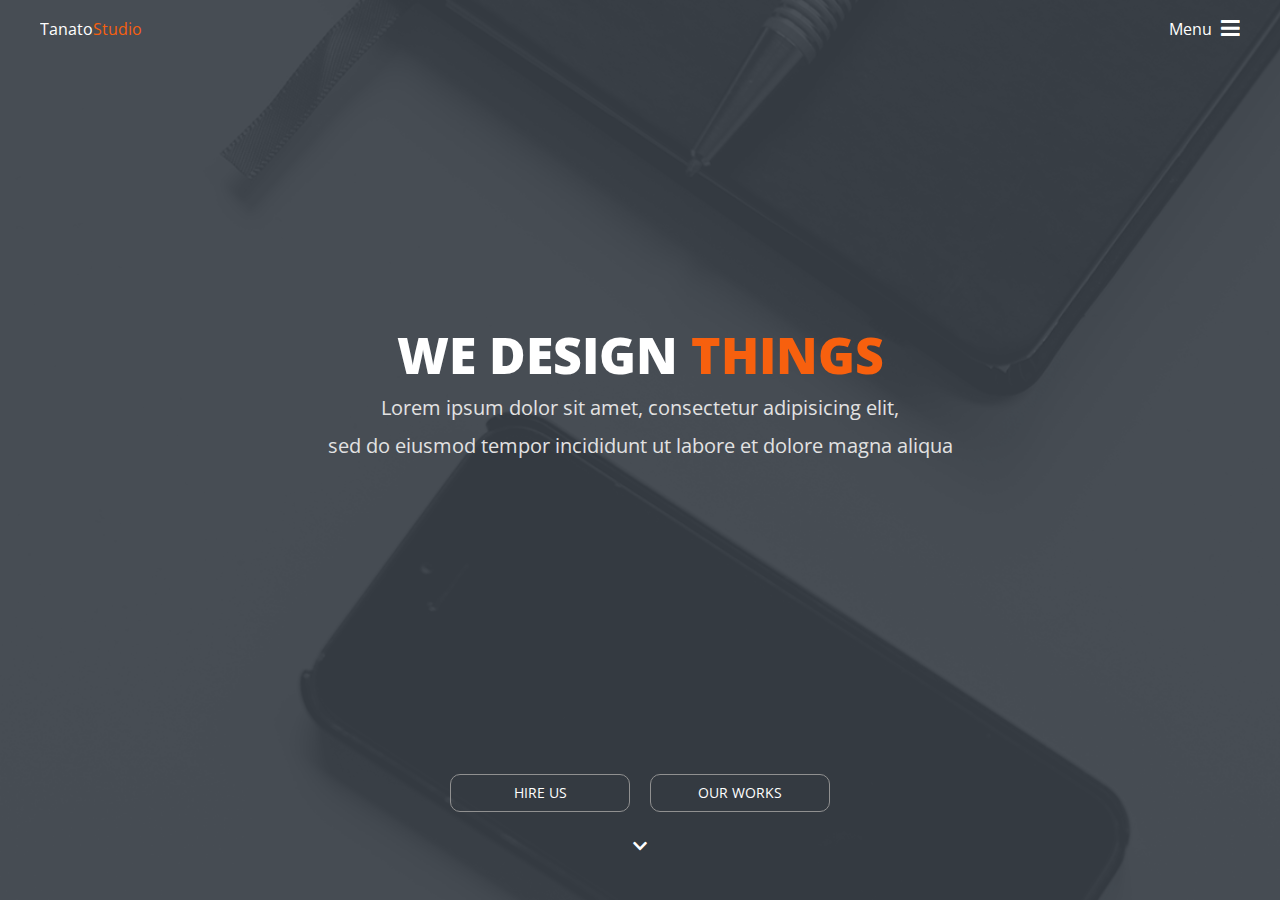
<file: Tanatostudio Template/index.html>
<!DOCTYPE html>
<html lang="en">
<head>
    <meta charset="UTF-8">
    <link rel="stylesheet" href="css/normalize.css">
    <link rel="stylesheet" href="css/all.min.css">
    <link rel="stylesheet" href="css/style.css">
    <link rel="stylesheet" href="https://fonts.googleapis.com/css2?family=Open+Sans:wght@400;800&display=swap">
    <title>Document</title>
</head>
<body>

    <!--Start Header-->

    <div class="header">
        <div class="overlay">
            <div class="container">
                <div class="navbar">
                    <span>Tanato<span class="main-color">Studio</span></span>
                    <span class="links">
                        Menu <i class="fa fa-bars fa-lg"></i>
                    </span>
                </div>
                 <div class="intro text-center">

                    <h1 class="upper">WE DESIGN <span class="main-color">THINGS</span></h1>

                    <P>Lorem ipsum dolor sit amet, consectetur adipisicing elit,<br> 
                        sed do eiusmod tempor incididunt ut labore et dolore magna aliqua</P>
                    
                 </div>    

                 <div class="footer">
                    <div class="buttons upper">
                        <button>HIRE US</button>
                        <button>OUR WORKS</button>

                        <span class="arrow text-center"><i class="fa fa-chevron-down"></i></span>
                    </div>
                </div>
                
            </div>
        </div>

    </div>

    <!--End Header-->
    
    <script src="js/nicescroll.min.js"></script>
    <script src="js/jquery-3.4.1.min.js"></script>
    <script src="js/design.js"></script>
</body>
</html>
</file>
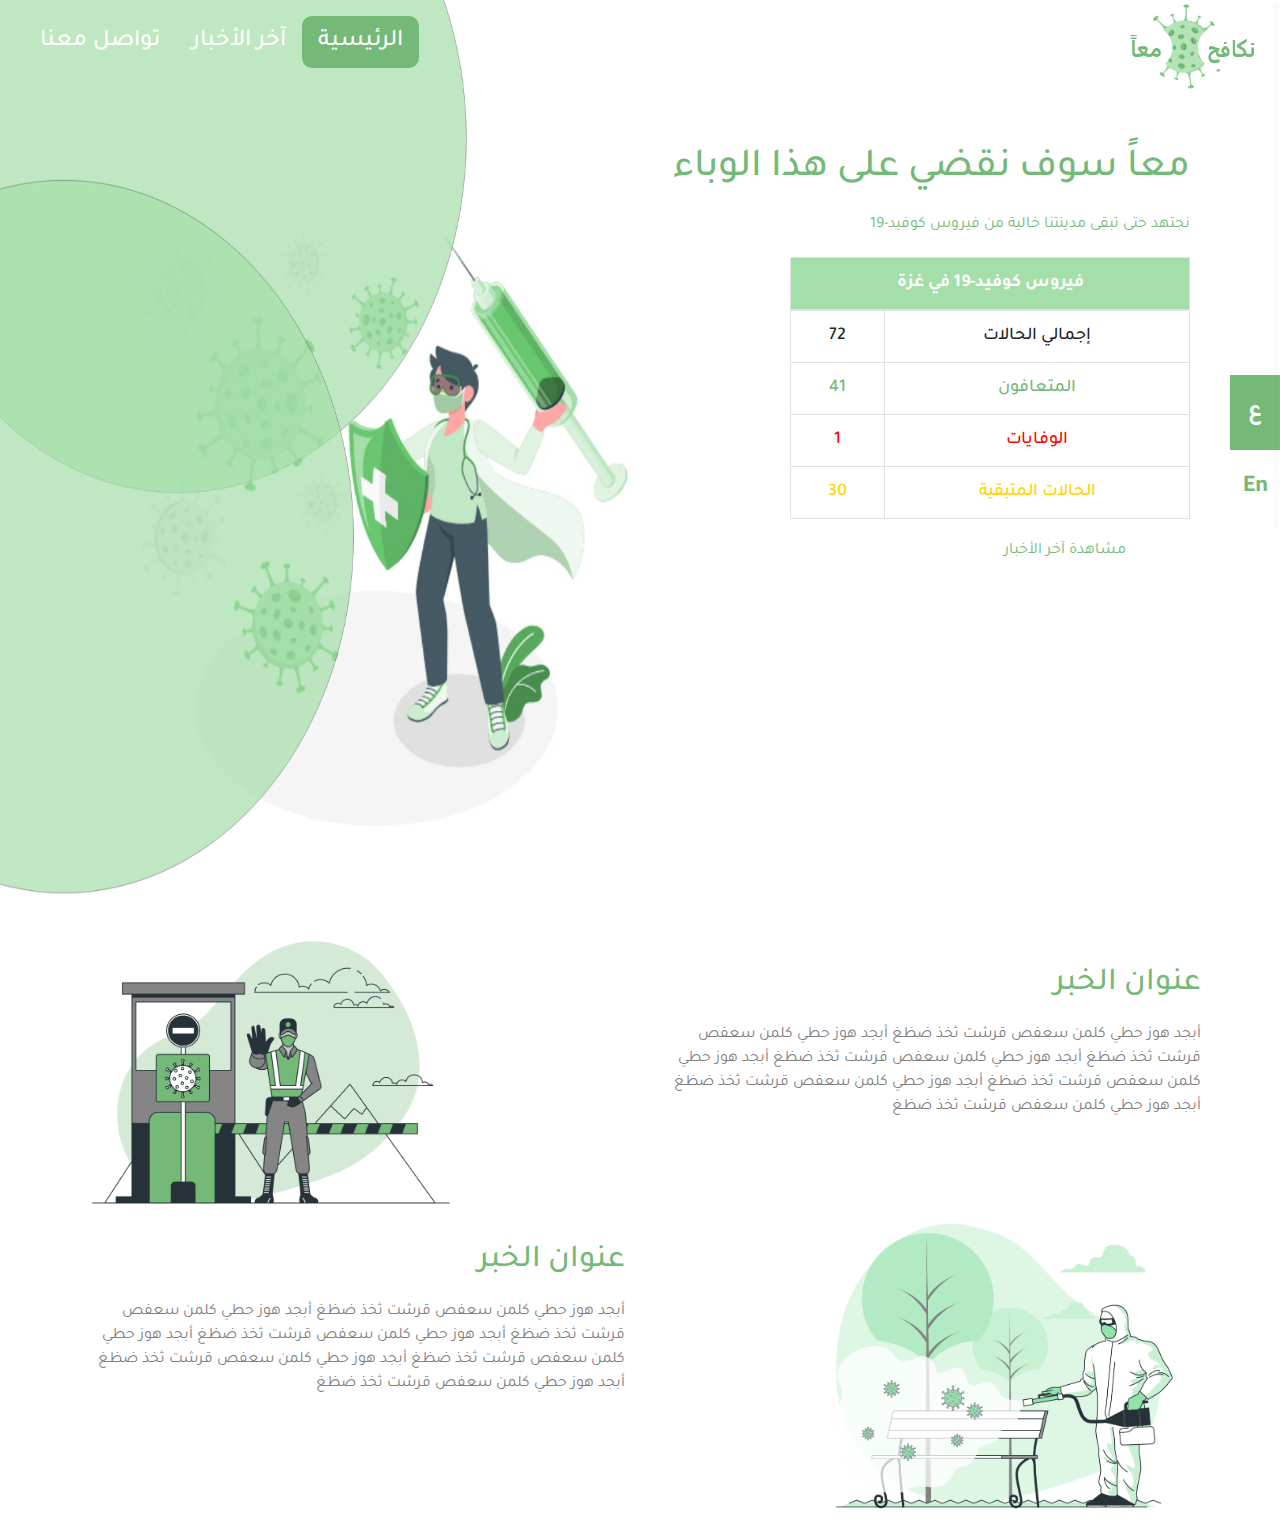
<file: coronavirus template/ar-page.html>
<!DOCTYPE html>
<html lang="en">
<head>
    <meta charset="UTF-8">
    <link rel="shortcut icon" type="image/png" href="images/coronavirus.png">
    <link rel="stylesheet" href="https://maxcdn.bootstrapcdn.com/bootstrap/4.0.0/css/bootstrap.min.css" integrity="sha384-Gn5384xqQ1aoWXA+058RXPxPg6fy4IWvTNh0E263XmFcJlSAwiGgFAW/dAiS6JXm" crossorigin="anonymous">
    <link rel="stylesheet" href="https://pro.fontawesome.com/releases/v5.10.0/css/all.css" integrity="sha384-AYmEC3Yw5cVb3ZcuHtOA93w35dYTsvhLPVnYs9eStHfGJvOvKxVfELGroGkvsg+p" crossorigin="anonymous"/>
    <link href="https://fonts.googleapis.com/css2?family=Noto+Sans+JP:wght@100;300;400;500;700;900&display=swap" rel="stylesheet">
    <link href="https://fonts.googleapis.com/css2?family=Tajawal:wght@200;300;400;500;700;800;900&display=swap" rel="stylesheet">
    <link rel="stylesheet" href="css/style.css">
    <link rel="stylesheet" href="css/ar-style.css">
    <link rel="stylesheet" href="css/ar-media.css">
    <title>fight together</title>
</head>
<body>

  <div class="side-menu text-right">
    <ul class="nav mt-3 mr-4 nav-pills">
      <li class="nav-item home">
        <a class="nav-link" href="#">الرئيسية</a>
      </li>
      <li data-value="news" class="nav-item">
        <a class="nav-link" href="#">آخر الأخبار</a>
      </li>
      <li data-value="home" class="nav-item">
        <a class="nav-link" href="#">تواصل معنا</a>
      </li>
    </ul>
  </div>

    <div id="header" class="header container-fluid" style="height: 100vh;">
        <div class="row">
            <div class="col-lg-6 img-side">
              <img class="img-responsive" src="images/ar-header.png" alt="header">
              <i class="fas fa-bars fa-2x"></i>
                <ul class="nav d-flex mt-3 ml-4 nav-pills">
                    <li class="nav-item home active order-3">
                      <a class="nav-link" href="#">الرئيسية</a>
                    </li>
                    <li data-value="news" class="nav-item order-2">
                      <a class="nav-link" href="#">آخر الأخبار</a>
                    </li>
                    <li data-value="home" class="nav-item order-1">
                      <a class="nav-link" href="#">تواصل معنا</a>
                    </li>
                  </ul>
            </div>
            
            <div class="col-lg-6 info-side d-flex text-right">
                <div class="logo d-flex justify-content-end">
                  <img class="img-responsive" src="images/ar-logo.png" alt="fighting together">
                </div>
                <h1>
                    معاً سوف نقضي على
                    هذا الوباء
                </h1>
                <p>
                    نجتهد حتى تبقى مدينتنا خالية من فيروس كوفيد-19 
                </p>
                <table class="table text-center table-bordered">
                  <thead>
                    <tr class="table-head">
                      <th scope="col" colspan="2">فيروس كوفيد-19 في غزة</th>
                    </tr>
                  </thead>
                  <tbody>
                    <tr class="total">
                      <td scope="row">72</td>
                      <td>إجمالي الحالات</td>
                    </tr>
                    <tr class="recovered">
                      <td>41</td>
                      <td scope="row">المتعافون</td>
                    </tr>
                    <tr class="deaths">
                      <td>1</td>
                      <td scope="row">الوفايات</td>
                    </tr>
                    <tr class="remained">
                      <td>30</td>
                      <td scope="row">الحالات المتبقية</td>
                    </tr>
                  </tbody>
                </table>

                <div class="see-more d-flex justify-content-center">
                  <a data-value="news" href="#" class="clickable">
                    <p>مشاهدة آخر الأخبار</p>
                  <i class="fas fa-caret-down fa-2x"></i>
                  </a>
                </div>

                <div class="ar-lang-toggle">
                  <a class="active" href="#">ع</a>
                  <a href="en-page.html">En</a>
                </div>
            </div>
        </div>
    </div>

    <div id="news" class="container-fluid news">
      <div class="post text-right">
        <div class="row">

            <div class="col-lg-6 img text-left">
                <img class="responsive-img" src="images/news1.png" alt="first news">
              </div>
            

          <div class="col-lg-6 info text-right">
            <h2>عنوان الخبر</h2>
            <p>أبجد هوز حطي كلمن سعفص قرشت ثخذ ضظغ أبجد هوز حطي كلمن سعفص قرشت
                ثخذ ضظغ أبجد هوز حطي كلمن سعفص قرشت ثخذ ضظغ أبجد هوز حطي كلمن
                سعفص قرشت ثخذ ضظغ أبجد هوز حطي كلمن سعفص قرشت ثخذ ضظغ أبجد هوز
                 حطي كلمن سعفص قرشت ثخذ ضظغ</p>
          </div>
        </div>
    </div>

    <div class="post text-right">
        <div class="row">
                  
          <div class="col-lg-6 info text-right order-lg-1 order-2">
            <h2>عنوان الخبر</h2>
            <p>أبجد هوز حطي كلمن سعفص قرشت ثخذ ضظغ أبجد هوز حطي كلمن سعفص قرشت
                ثخذ ضظغ أبجد هوز حطي كلمن سعفص قرشت ثخذ ضظغ أبجد هوز حطي كلمن
                سعفص قرشت ثخذ ضظغ أبجد هوز حطي كلمن سعفص قرشت ثخذ ضظغ أبجد هوز
                 حطي كلمن سعفص قرشت ثخذ ضظغ</p>
          </div>

          <div class="col-lg-6 img order-lg-2 order-1 ">
            <img class="responsive-img" src="images/news2.png" alt="first news">
          </div>
        </div>
      </div>
    </div>


    <script src="js/jquery-3.4.1.min.js"></script>
    <script src="https://maxcdn.bootstrapcdn.com/bootstrap/4.0.0/js/bootstrap.min.js" integrity="sha384-JZR6Spejh4U02d8jOt6vLEHfe/JQGiRRSQQxSfFWpi1MquVdAyjUar5+76PVCmYl" crossorigin="anonymous"></script>
    <script src="js/nicescroll.js"></script>
    <script src="js/design.js"></script>
</body>
</html>
</file>
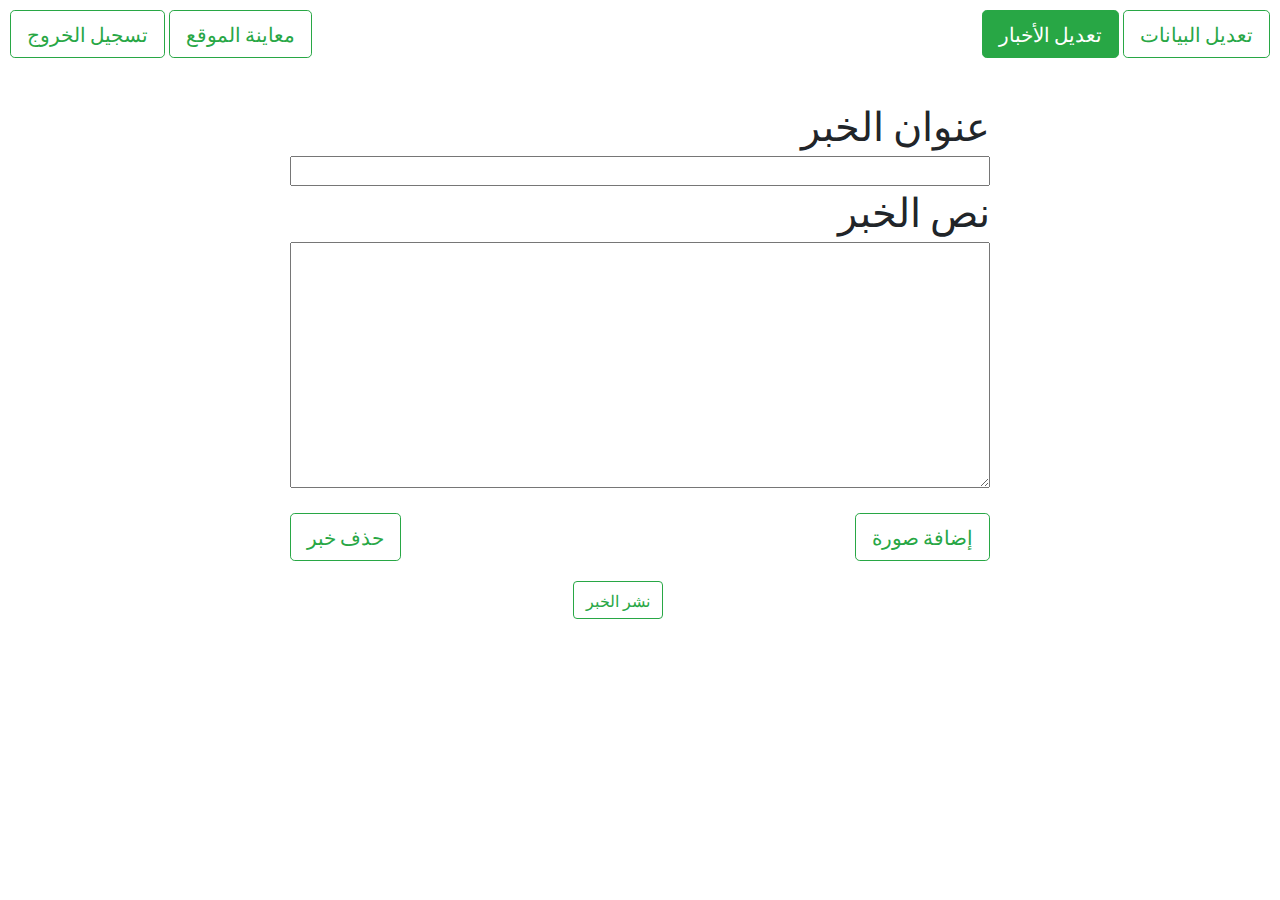
<file: coronavirus template/dash-bord-2.html>
<!DOCTYPE html>
<html lang="en">
<head>
    <meta charset="UTF-8">
    <link rel="shortcut icon" type="image/png" href="images/coronavirus.png">
    <link rel="stylesheet" href="https://maxcdn.bootstrapcdn.com/bootstrap/4.0.0/css/bootstrap.min.css" integrity="sha384-Gn5384xqQ1aoWXA+058RXPxPg6fy4IWvTNh0E263XmFcJlSAwiGgFAW/dAiS6JXm" crossorigin="anonymous">
    <link rel="stylesheet" href="https://pro.fontawesome.com/releases/v5.10.0/css/all.css" integrity="sha384-AYmEC3Yw5cVb3ZcuHtOA93w35dYTsvhLPVnYs9eStHfGJvOvKxVfELGroGkvsg+p" crossorigin="anonymous"/>
    <link href="https://fonts.googleapis.com/css2?family=Noto+Sans+JP:wght@100;300;400;500;700;900&display=swap" rel="stylesheet">
    <link href="https://fonts.googleapis.com/css2?family=Tajawal:wght@200;300;400;500;700;800;900&display=swap" rel="stylesheet">
    <link rel="stylesheet" href="css/dash-bord-2.css">
    <title>fight together</title>
</head>
<body>

    <div class="buttons-group-1">
        <button type="button" class="btn btn-outline-success btn-lg log-out-btn">تسجيل الخروج</button>
        <button type="button" class="btn btn-outline-success btn-lg ar-Preview-btn">معاينة الموقع</button>
    </div>

    <div class="buttons-group-2">
        <button type="button" class="btn btn-outline-success btn-lg active news">تعديل الأخبار</button>
        <button type="button" class="btn btn-outline-success btn-lg data-edit">تعديل البيانات</button>
    </div>
    
    <div class="container main-container">
        <div class="row">
           <h1>عنوان الخبر</h1>
           <input type="text">
        </div>

        <div class="row">
            <h1>نص الخبر</h1>
            <textarea name="post-text"cols="50" rows="10"></textarea>
        </div>

        <div class="row btns">
            <button type="button" class="btn btn-outline-success btn-lg left-btn">حذف خبر</button>
            <button type="button" class="btn btn-outline-success btn-lg">إضافة صورة</button>
        </div>
    </div>

    <div class="container second-container">
        <div class="row">
            <button type="button" class="btn btn-outline-success save-edits">نشر الخبر</button>
        </div>

    </div>

    <script src="js/jquery-3.4.1.min.js"></script>
    <script src="https://maxcdn.bootstrapcdn.com/bootstrap/4.0.0/js/bootstrap.min.js" integrity="sha384-JZR6Spejh4U02d8jOt6vLEHfe/JQGiRRSQQxSfFWpi1MquVdAyjUar5+76PVCmYl" crossorigin="anonymous"></script>
    <script src="js/dash-bord.js"></script>
</body>
</html>
</file>
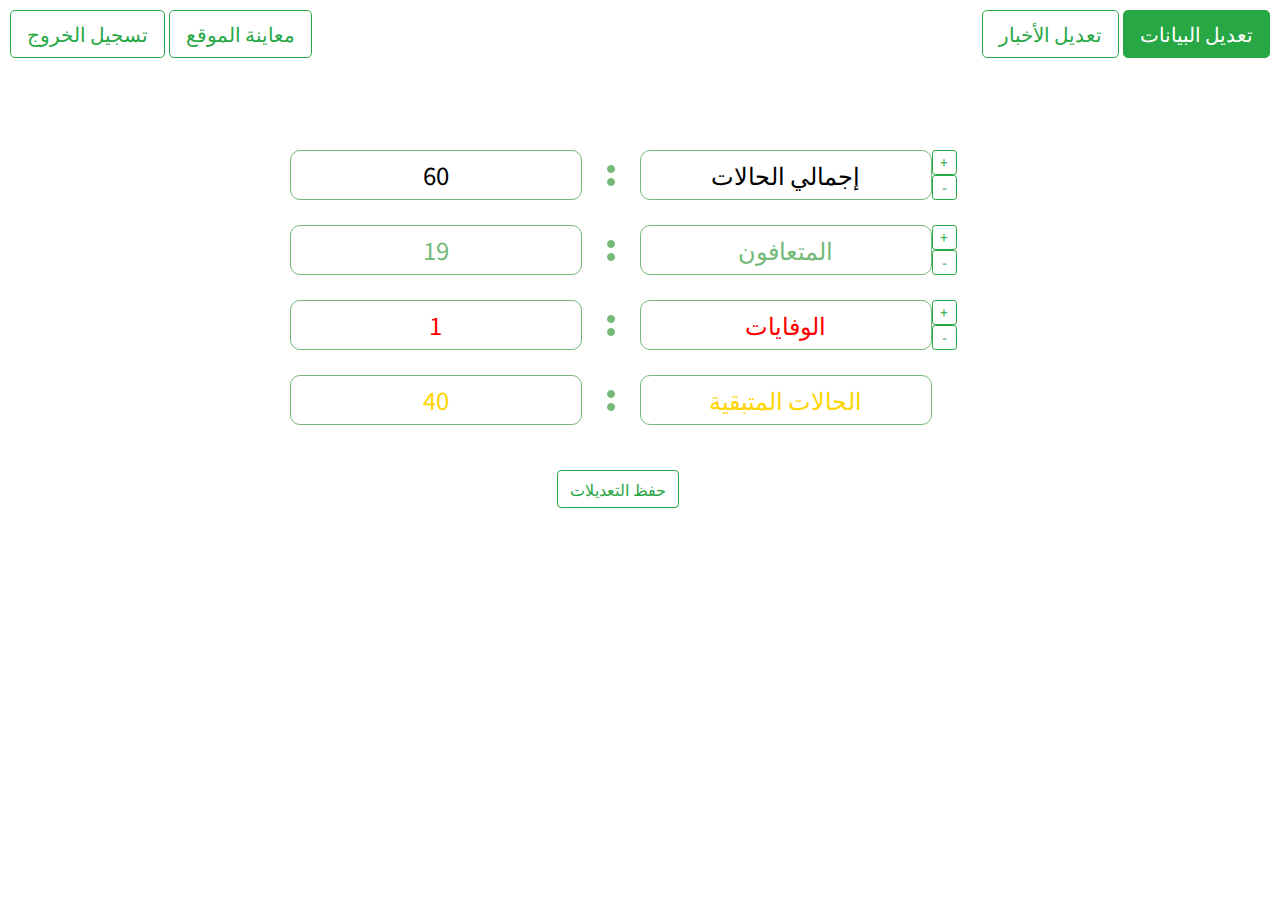
<file: coronavirus template/dash-bord.html>
<!DOCTYPE html>
<html lang="en">
<head>
    <meta charset="UTF-8">
    <link rel="shortcut icon" type="image/png" href="images/coronavirus.png">
    <link rel="stylesheet" href="https://maxcdn.bootstrapcdn.com/bootstrap/4.0.0/css/bootstrap.min.css" integrity="sha384-Gn5384xqQ1aoWXA+058RXPxPg6fy4IWvTNh0E263XmFcJlSAwiGgFAW/dAiS6JXm" crossorigin="anonymous">
    <link rel="stylesheet" href="https://pro.fontawesome.com/releases/v5.10.0/css/all.css" integrity="sha384-AYmEC3Yw5cVb3ZcuHtOA93w35dYTsvhLPVnYs9eStHfGJvOvKxVfELGroGkvsg+p" crossorigin="anonymous"/>
    <link href="https://fonts.googleapis.com/css2?family=Noto+Sans+JP:wght@100;300;400;500;700;900&display=swap" rel="stylesheet">
    <link href="https://fonts.googleapis.com/css2?family=Tajawal:wght@200;300;400;500;700;800;900&display=swap" rel="stylesheet">
    <link rel="stylesheet" href="css/dash-bord.css">
    <title>fight together</title>
</head>
<body>

    <div class="buttons-group-1">
        <button type="button" class="btn btn-outline-success btn-lg log-out-btn">تسجيل الخروج</button>
        <button type="button" class="btn btn-outline-success btn-lg ar-Preview-btn">معاينة الموقع</button>
    </div>

    <div class="buttons-group-2">
        <button type="button" class="btn btn-outline-success btn-lg news">تعديل الأخبار</button>
        <button type="button" class="btn btn-outline-success btn-lg active data-edit">تعديل البيانات</button>
    </div>
    
    <div class="container main-container">
        <div class="row">
            <div class="col-5 total-cases">
                <div class="data total-number">
                    60
                </div>
            </div>
            <div class="col-1 points">
                    <div class="point"></div>
                    <div class="point"></div>
            </div>
            <div class="col-5">
                <div class="data total">
                    إجمالي الحالات
                </div>
            </div>
            <div class="col-1 p-0">
            <div class="d-flex">
                <button type="button" class="btn btn-outline-success btn-sm" data-enter="total-in">+</button>
                <input type="text" id="total-in" class="source d-i-total" data-storage="d-s-total" data-in="d-i-total" data-de="data-d-total">
            </div>

            <div class="d-flex">
                <button type="button" class="btn btn-outline-success btn-sm" data-enter="total-de">-</button>
                <input type="text" id="total-de" class="data-d-total">
            </div>
            </div>
        </div>

        <div class="row">
            <div class="col-5 recovered-cases">
                <div class="data recovered-number">
                    19
                </div>
            </div>
            <div class="col-1 points">
                <div class="point"></div>
                <div class="point"></div>
            </div>
            <div class="col-5">
                <div class="data recovered">
                    المتعافون
                </div>
            </div>
            <div class="col-1">
                <div class="d-flex">
                    <button type="button" class="btn btn-outline-success btn-sm" data-enter="recoverd-in">+</button>
                    <input type="text" id="recoverd-in" class="source d-i-recovered" data-storage="d-s-recovered" data-in="d-i-recovered" data-de="data-d-recovered">
                </div>
                
                <div class="d-flex">
                    <button type="button" class="btn btn-outline-success btn-sm" data-enter="recoverd-de">-</button>
                    <input type="text" id="recoverd-de" class="data-d-recovered">
                </div>
            </div>
        </div>

        <div class="row">
            <div class="col-5 deaths-cases">
                <div class="data deaths-number">
                    1
                </div>
            </div>
            <div class="col-1 points">
                <div class="point"></div>
                <div class="point"></div>
            </div>
            <div class="col-5">
                <div class="data deaths">
                    الوفايات
                </div>
            </div>
            <div class="col-1">
                <div class="d-flex">
                    <button type="button" class="btn btn-outline-success btn-sm" data-enter="deaths-in">+</button>
                    <input type="text" id="deaths-in" class="source d-i-deaths" data-storage="d-s-deaths" data-in="d-i-deaths" data-de="data-d-deaths">
                </div>
                
                <div class="d-flex">
                    <button type="button" class="btn btn-outline-success btn-sm" data-enter="deaths-de">-</button>
                    <input type="text" id="deaths-de" class="data-d-deaths">
                </div>
            </div>
        </div>

        <div class="row">
            <div class="col-5 remained-cases">
                <div class="data remained-number">
                    40
                </div>
            </div>
            <div class="col-1 points">
                <div class="point"></div>
                <div class="point"></div>
            </div>
            <div class="col-5">
                <div class="data remained">
                    الحالات المتبقية
                </div>
            </div>
            <div class="col-1"></div>
        </div>
    </div>

    <div class="container second-container">
        <div class="row">
            <button type="button" class="btn btn-outline-success save-edits">حفظ التعديلات</button>
        </div>
    </div>

    <script src="js/jquery-3.4.1.min.js"></script>
    <script src="https://maxcdn.bootstrapcdn.com/bootstrap/4.0.0/js/bootstrap.min.js" integrity="sha384-JZR6Spejh4U02d8jOt6vLEHfe/JQGiRRSQQxSfFWpi1MquVdAyjUar5+76PVCmYl" crossorigin="anonymous"></script>
    <script src="js/dash-bord.js"></script>
</body>
</html>
</file>
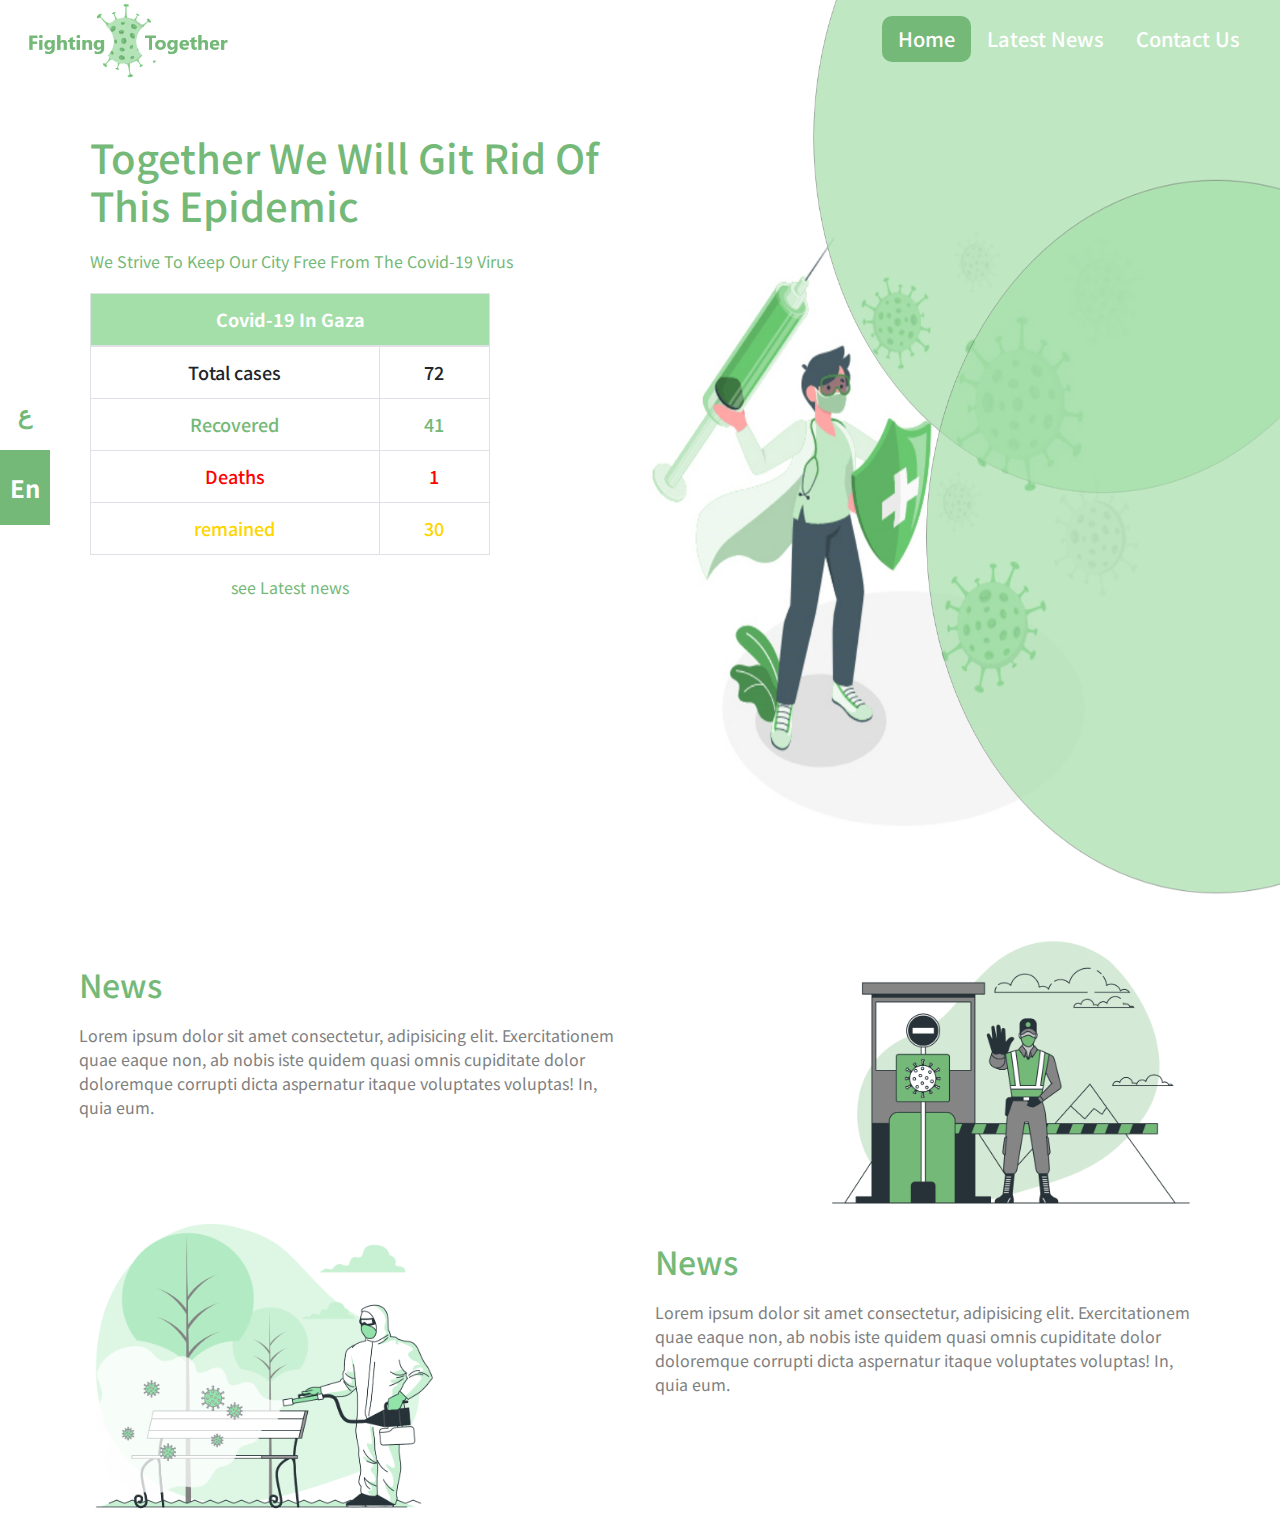
<file: coronavirus template/en-page.html>
<!DOCTYPE html>
<html lang="en">
<head>
    <meta charset="UTF-8">
    <link rel="shortcut icon" type="image/png" href="images/coronavirus.png">
    <link rel="stylesheet" href="https://maxcdn.bootstrapcdn.com/bootstrap/4.0.0/css/bootstrap.min.css" integrity="sha384-Gn5384xqQ1aoWXA+058RXPxPg6fy4IWvTNh0E263XmFcJlSAwiGgFAW/dAiS6JXm" crossorigin="anonymous">
    <link rel="stylesheet" href="https://pro.fontawesome.com/releases/v5.10.0/css/all.css" integrity="sha384-AYmEC3Yw5cVb3ZcuHtOA93w35dYTsvhLPVnYs9eStHfGJvOvKxVfELGroGkvsg+p" crossorigin="anonymous"/>
    <link href="https://fonts.googleapis.com/css2?family=Noto+Sans+JP:wght@100;300;400;500;700;900&display=swap" rel="stylesheet">
    <link rel="stylesheet" href="css/style.css">
    <link rel="stylesheet" href="css/en-media.css">
    <title>fight together</title>
</head>
<body>
  <div class="side-menu">
    <ul class="nav mt-3 mr-4 nav-pills">
      <li class="nav-item home">
        <a class="nav-link" href="#">Home</a>
      </li>
      <li data-value="news" class="nav-item">
        <a class="nav-link" href="#">Latest News</a>
      </li>
      <li data-value="home" class="nav-item">
        <a class="nav-link" href="#">Contact Us</a>
      </li>
    </ul>
  </div>

    <div id="header" class="header container-fluid" style="height: 100vh;">
        <div class="row">
            <div class="col-lg-6 col-xs-12 order-lg-1 order-2 d-flex info-side">
                <div class="logo">
                  <img class="img-responsive" src="images/e-logo.png" alt="fighting together">
                </div>
                <h1>
                  together we will git rid of this epidemic
                </h1>
                <p>
                  we strive to keep our city free from the covid-19 virus
                </p>
                <table class="table text-center table-bordered">
                  <thead>
                    <tr class="table-head">
                      <th scope="col" colspan="2">Covid-19 In Gaza</th>
                    </tr>
                  </thead>
                  <tbody>
                    <tr class="total">
                      <td scope="row">Total cases</td>
                      <td class="cases" data-main="total-before" data-input="total-after">72</td>
                    </tr>
                    <tr class="recovered">
                      <td scope="row">Recovered</td>
                      <td class="cases" data-main="recoverd-before" data-input="recoverd-after">41</td>
                    </tr>
                    <tr class="deaths">
                      <td scope="row">Deaths</td>
                      <td class="cases" data-main="deaths-before" data-input="deaths-after">1</td>
                    </tr>
                    <tr class="remained">
                      <td scope="row">remained</td>
                      <td class="cases">30</td>
                    </tr>
                  </tbody>
                </table>

                <div class="see-more d-flex justify-content-center">
                  <a data-value="news" href="#" class="clickable">
                    <p>see Latest news</p>
                  <i class="fas fa-caret-down fa-2x"></i>
                  </a>
                </div>

                <div class="lang-toggle">
                  <a href="ar-page.html">ع</a>
                  <a class="active" href="#">En</a>
                </div>
            </div>
            <div class="col-lg-6 col-xs-12 order-lg-2 order-1 d-flex justify-content-end img-side">
              <img class="img-responsive" src="images/en-header.png" alt="header">
              <i class="fas fa-bars fa-2x"></i>
                <ul class="nav mt-3 mr-4 nav-pills">
                    <li class="nav-item home active">
                      <a class="nav-link" href="#">Home</a>
                    </li>
                    <li data-value="news" class="nav-item">
                      <a class="nav-link" href="#">Latest News</a>
                    </li>
                    <li data-value="home" class="nav-item">
                      <a class="nav-link" href="#">Contact Us</a>
                    </li>
                  </ul>
            </div>
            
        </div>
    </div>

    <div id="news" class="container-fluid news">
      <div class="post">
        <div class="row">
          <div class="col-lg-6 col-xs-12 order-lg-1 order-2 info">
            <h2>News</h2>
            <p>Lorem ipsum dolor sit amet consectetur, adipisicing elit. Exercitationem quae eaque non, ab nobis iste quidem quasi omnis cupiditate dolor doloremque corrupti dicta aspernatur itaque voluptates voluptas! In, quia eum.            </p>
          </div>

          <div class="col-lg-6 col-xs-12 order-lg-2 order-1 text-right img">
            <img class="responsive-img" src="images/news1.png" alt="first news">
          </div>
        </div>
        </div>
        <div class="post">
        <div class="row">

          <div class="col-lg-6 col-xs-12 img">
            <img class="responsive-img" src="images/news2.png" alt="first news">
          </div>
        
          
          <div class="col-lg-6 col-xs-12 info">
            <h2>News</h2>
            <p>Lorem ipsum dolor sit amet consectetur, adipisicing elit. Exercitationem quae eaque non, ab nobis iste quidem quasi omnis cupiditate dolor doloremque corrupti dicta aspernatur itaque voluptates voluptas! In, quia eum.            </p>
          </div>
        </div>
      </div>
    </div>


    <script src="js/jquery-3.4.1.min.js"></script>
    <script src="https://maxcdn.bootstrapcdn.com/bootstrap/4.0.0/js/bootstrap.min.js" integrity="sha384-JZR6Spejh4U02d8jOt6vLEHfe/JQGiRRSQQxSfFWpi1MquVdAyjUar5+76PVCmYl" crossorigin="anonymous"></script>
    <script src="js/nicescroll.js"></script>
    <script src="js/design.js"></script>
</body>
</html>
</file>
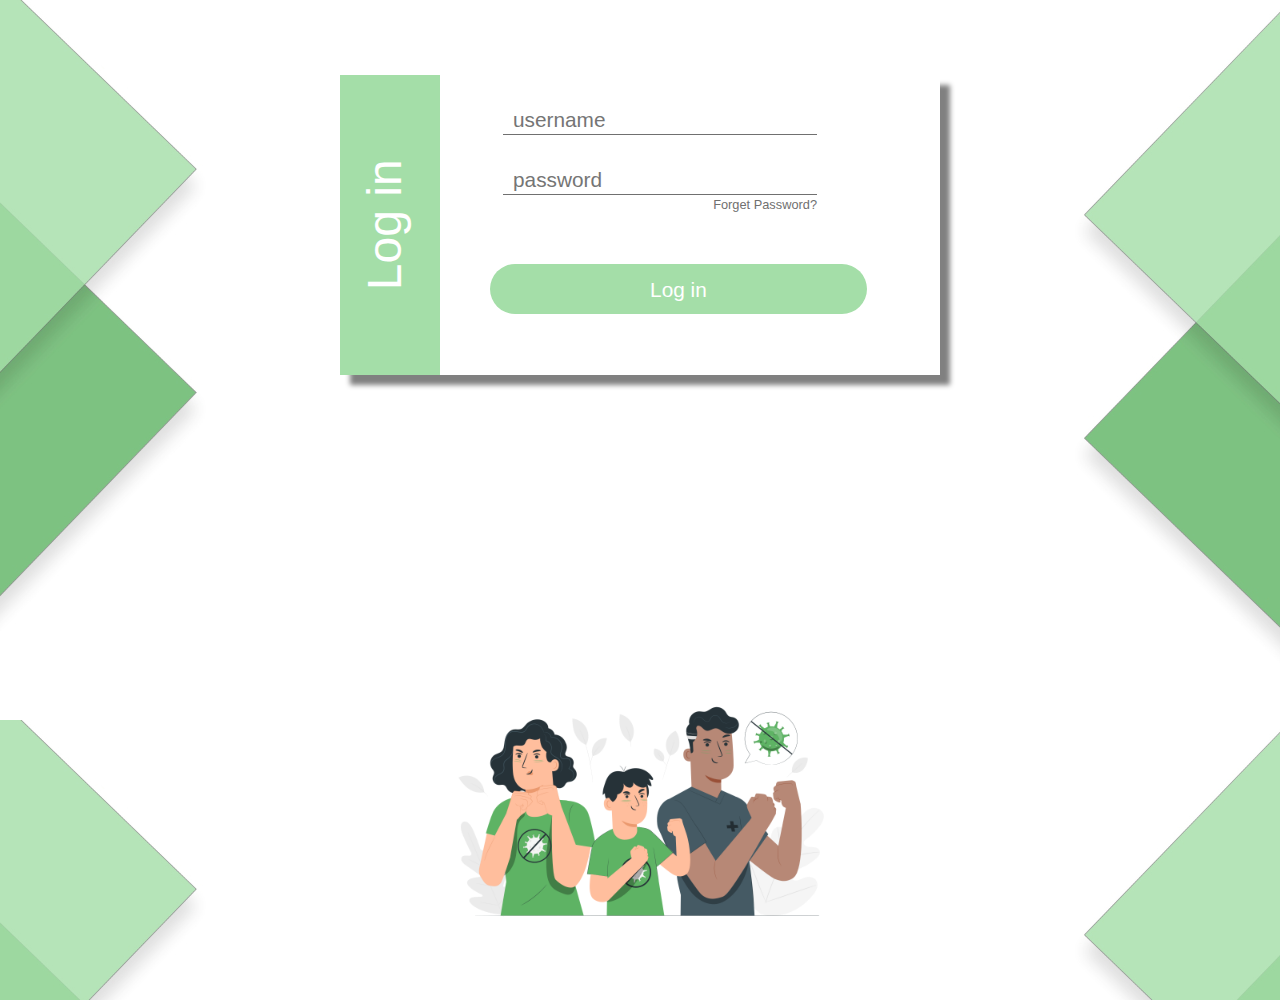
<file: coronavirus template/login.html>
<!DOCTYPE html>
<html lang="en">
<head>
    <meta charset="UTF-8">
    <link rel="shortcut icon" type="image/png" href="images/coronavirus.png">
    <meta name="viewport" content="width=device-width, initial-scale=1.0">
    <link rel="stylesheet" href="https://maxcdn.bootstrapcdn.com/bootstrap/4.0.0/css/bootstrap.min.css" integrity="sha384-Gn5384xqQ1aoWXA+058RXPxPg6fy4IWvTNh0E263XmFcJlSAwiGgFAW/dAiS6JXm" crossorigin="anonymous">
    <link rel="stylesheet" href="https://pro.fontawesome.com/releases/v5.10.0/css/all.css" integrity="sha384-AYmEC3Yw5cVb3ZcuHtOA93w35dYTsvhLPVnYs9eStHfGJvOvKxVfELGroGkvsg+p" crossorigin="anonymous"/>
    <link href="https://fonts.googleapis.com/css2?family=Noto+Sans+JP:wght@100;300;400;500;700;900&display=swap" rel="stylesheet">
    <link rel="stylesheet" href="css/login.css">
    <title>login</title>
</head>
<body>
    

    <div id="container" class="container">
        <div class="row">
            <div class="col-2">
        <div id="tabs">
            <div class="par">
            <h1 id="lt" class="tabs" onclick="loginTabFun()">Log in</h1>
        </div>
            <!--<p id="rt" class="tabs" onclick="regTabFun()">Register</p>-->

            <div id="clear"></div>
        </div>
    </div>
    <div class="col-10">
        <div id="cont">
            <div id="login" class="comm">
                
                <input id="se" type="email" placeholder="username" required/>
                <input id="sp" type="password" placeholder="password" required/>

                <p class="ps-p" onclick="forTabFun()">Forget Password?</p>

                <input type="submit" onclick="login()" value="Log in"/>

            </div>
            <div id="register" class="comm">
                <h3>Register</h3>
                
                <!--<input id="re" type="email" placeholder="Email" required/>
                <input id="rp" type="password" placeholder="Password" required/>
                <input id="rrp" type="password" placeholder="Re write Password" required/>
                <input type="submit" onclick="register()" value="Submit"/>-->

            </div >
            <div id="forgot" class="comm">
            <h3>Forgot Password</h3>
            <div>
                <input id="fe" type="email" placeholder="Email" required/>
                <input type="submit" onclick="forgot()" value="Submit"/>
            </div>
            </div>
        </div>
    </div>
    </div>
    </div>

    <img src="images/Fighting against Coronavirus-pana.png" alt="Fighting">

    <script src="js/jquery-3.4.1.min.js"></script>
    <script src="https://maxcdn.bootstrapcdn.com/bootstrap/4.0.0/js/bootstrap.min.js" integrity="sha384-JZR6Spejh4U02d8jOt6vLEHfe/JQGiRRSQQxSfFWpi1MquVdAyjUar5+76PVCmYl" crossorigin="anonymous"></script>
    <script src="js/nicescroll.js"></script>
    <script src="js/login.js"></script>
</body>
</html>
</file>
<file: Tanatostudio Template/css/style.css>
/*Start our framework*/
body{
    font-family: 'Open Sans', sans-serif;
}
.container{
    width: 1200px;
    height: 95vh;
    margin: auto;
    display: flex;
    flex-direction: column;
    justify-content: space-between;
    align-items: stretch;
}

.text-center{
    text-align: center;
}

.upper{
    text-transform: uppercase;
}

.main-color{
    color: #f7600e;
}

.main-background{
    background-color: #f7600e ;
}
/*End our framework*/

/*Start Header*/

.header{
    background: url(../imgs/background.png);
    -webkit-background-size: cover;
    -moz-background-size: cover;
    -o-background-size: cover;
    background-size: cover;
    color: white;
    height: 100vh;
}

.overlay{
    background-color: rgba(54, 61, 69, .9);
    height: 100%;
    width: 100%;
}

.header .navbar{
    overflow: hidden;
    padding: 20px 0;
}

.header .navbar span{
    cursor: pointer;
}

.header .navbar .links{
    float: right;
}

.header .navbar .links i{
    margin-left: 5px;
}

.header .intro{
    width: 100%;
    display: flex;
    flex-direction: column;
    justify-content: center;
    align-items: center;
    z-index: 1;
}

.header .intro h1{
    margin: 0;
    font-size: 50px;
    font-weight: 800;
}

.header .intro p{
    margin: 5px 0 40px;
    line-height: 1.9;
    font-size: 20px;
    color: #E2E2E2;
}

.header .footer{
    display: flex;
    justify-content: center;
    text-align: center;
    flex-direction: column;
    align-items: center;
    z-index: 2;
}

.header .buttons button{
    background: transparent;
    color: white;
    padding: 10px 0;
    margin: 0 8px;
    width: 180px;
    font-size: 14px;
    border: 1px solid #909090;
    border-radius: 10px;
    cursor: pointer;
    -webkit-transition: all .4s ease-in-out;
    -moz-transition: all .4s ease-in-out;
    transition: all .4s ease-in-out;
}

.header .footer .buttons button:hover{
    background-color: #f7600e;
    border: 1px solid #f7600e;
}
.arrow{
    display: block;
    margin-top: 25px;
}
/*End Header*/
</file>
<file: coronavirus template/css/style.css>
html {
    max-width: 100%;
    overflow: hidden;
}
*{
    font-family: 'Noto Sans JP', sans-serif;
}
.side-menu{
    width: 150vh;
    height: 150vh;
    position: fixed;
    top: -80vh;
    right: -90vh;
    border-radius: 50%;
    display: none;
    background-color: rgba(116, 185, 120, .7);
    z-index: 2;
}
.header{
    margin-left: 0;
}

.img-side{
    height: 100vh;
    padding: 0;
}

.img-side i{
    position: fixed;
    top: 25px;
    right: 25px;
    color: #fff;
    display: none;
    cursor: pointer;
    background-color: #74b978;
    width: 50px;
    height: 50px;
    border-radius:50% ;
    z-index: 3;
}

.img-side img{
    position: absolute;
    width: 100%;
    height: 100vh;
    z-index: -1;
    background-size: cover;
}
.img-side ul , .side-menu ul{
    height: fit-content;
} 

.img-side ul a , .side-menu ul a{
    color: white;
    font-size: 20px;
    font-weight: 500;
}
.side-menu ul{
    display: block ;
    margin-right: 60% !important;
    margin-top: 35% !important;
}
.side-menu ul li{
    margin-top: 20px;
}
.img-side ul .active, .side-menu ul li:hover{
    background-color: #74B978 !important;
    border-radius: 10px;
}
.info-side{
    height: 100vh;
    flex-direction: column;
}

.info-side .logo img{
    width: 220px;
    align-self: flex-start;
}

.info-side h1{
    color: #74B978;
    margin: 50px 0 20px 75px;
    text-transform: capitalize;
}

.info-side > p{
    color: #74B978;
    text-transform: capitalize;
    margin: 0 0 20px 75px;
}
.info-side .table{
    width: 400px;
    margin: 0 0 20px 75px;
    font-size: 18px;
    font-weight: 500;
}
.info-side .table .table-head{
    color: white;
    background-color: #A4DEA8;
}

.info-side .table .recovered{
    color: #74b978;
}

.info-side .table .deaths{
    color: red;
}

.info-side .table .remained{
    color: #FFD500;
}
.info-side .see-more{
    width: 400px;
    margin-left: 75px;
}

.info-side .see-more p{
    margin-bottom: 0;
    color: #74B978;
}
.info-side .see-more .clickable{
    width: fit-content;
    text-decoration: none;
    text-align: center;
}
.info-side .see-more .clickable i{
    color: #74B978;
    margin-top: -10px;
}
.info-side .lang-toggle{
    width: 50px;
    position: fixed;
    left: 0;
}

.info-side .lang-toggle a{
    display: block;
    height: 75px;
    width: 100%;
    display: flex;
    justify-content: center;
    align-items: center;
    text-decoration: none;
    color:#74B978;
    background-color: #fff;
    font-size: 24px;
    font-weight: bold;
}

.info-side .lang-toggle .active{
    background-color: #74B978;
    color: white;
}

.news {
    margin-top: 35px;
    width: 90%;
}

.news .info h2{
    color: #74B978;
    margin-top: 30px;
}

.news .info p{
    margin-top: 20px;
    color: gray;
}

.news .img img{
    height: auto;
    width: 70%;
}
</file>
<file: coronavirus template/css/ar-style.css>
*{
    font-family: 'Tajawal', sans-serif;
}
.side-menu{
    top: -80vh;
    left: -90vh;
}

.side-menu ul{
    display: block ;
    margin-left: 115% !important;
    margin-top: 40% !important;
}
.side-menu ul li{
    margin-top: 20px;
    width: 140px;
}
.side-menu ul li a{
    font-weight: 520;
    width: 100%;
}
.img-side ul .active, .side-menu ul li:hover{
    background-color: #74B978 !important;
    border-radius: 10px;
}

.info-side .ar-lang-toggle{
    width: 50px;
    position: fixed;
    right: 0;
    top: 50%;
}

.info-side .ar-lang-toggle a{
    display: block;
    height: 75px;
    width: 100%;
    display: flex;
    justify-content: center;
    align-items: center;
    text-decoration: none;
    color:#74B978;
    background-color: #fff;
    font-size: 24px;
    font-weight: bold;
}

.info-side .ar-lang-toggle .active{
    background-color: #74B978;
    color: white;
}

.img-side i{
    top: 25px;
    left: 25px;
}

.img-side ul a{
    color: white;
    font-size: 24px;
    font-weight: 500;
}

.info-side {
    display: flex;
    flex-direction: column;
    align-items: flex-end;
}

.info-side h1{
    color: #74B978;
    margin: 50px 75px 20px 0;
    text-transform: capitalize;
}

.info-side > p{
    color: #74B978;
    text-transform: capitalize;
    margin: 0 75px 20px 0;
}
.info-side .table{
    width: 400px;
    margin: 0 75px 20px 0;
    font-size: 18px;
    font-weight: 500;
}

.info-side .logo img{
    width: 160px;
}
</file>
<file: coronavirus template/css/ar-media.css>
@media screen and (max-width: 1100px) {
    .img-side ul{
        margin-right: 0 !important;
    }
  }
  @media screen and (min-width: 992px){
    .side-menu{
        display: none !important;
    }
  }  
  @media screen and (max-width: 992px) {
    .img-side i{
        display: flex;
        justify-content: center;
        align-items: center;
        position: fixed;
    }

    .img-side ul{
        display: none !important;
    }

    .info-side .ar-lang-toggle{
        width: 5%;
        position: fixed;
        right: 95%;
        display: none;
        z-index: 4;
    }
    
    .header .info-side .logo{
        position: absolute;
        top: 0;
        right: 0;
    }

    .header .info-side{
        position: static;
        margin-left: 50px;
        margin-right: 50px;
    }

    .news {
        position: relative;
        top: 100vh;
    }

    .info-side h1,.info-side > p, .info-side .table, .info-side .see-more{
        margin-left: 0;
    }

    .news {
        position: relative;
        top: 100vh;
    }

    .post .img{
        text-align: right !important;
    }
    
  }

  @media screen and (max-width: 800px){
    .info-side .ar-lang-toggle{
        width: 7.5%;
        position: fixed;
        right: 92.5%;
    }
}

  @media screen and (max-width: 550px){
    .info-side .ar-lang-toggle{
        width: 10%;
        position: fixed;
        right: 90%;
    }
    
  }
  @media screen and (min-width: 1400px){
    .info-side{
        flex-direction: column;
        justify-content: center;
    }
    .info-side .logo{
        position: absolute;
        top: 0;
    }
    .info-side > p{
        margin: 0 0 100px 75px;
    }
    .info-side .table{
        margin: 0 0 100px 75px;
    }
    .info-side .see-more{
        position: absolute;
        bottom: 50px;
    }
    .info-side h1,.info-side > p, .info-side .table, .info-side .see-more{
        align-self: center;
        position: relative;
        left: 5%;
    }
  }
</file>
<file: coronavirus template/css/dash-bord-2.css>
*{
    font-family: 'Noto Sans JP', sans-serif;
}

.buttons-group-1{
    position: absolute;
    left: 10px;
    top: 10px;
}

.buttons-group-2{
    position: absolute;
    right: 10px;
    top: 10px;
}

.buttons-group-2 .active{
    background-color: #28a745;
}

.main-container{
    width: 700px;
    margin-top: 100px;
}

.main-container .row{
    display: flex;
    flex-direction: column;
    align-items: flex-end;
}

.main-container .btns{
    flex-direction: row;
    justify-content: flex-end;
    align-items: center;
}

.main-container .btns .left-btn{
    margin-right: auto;
}

.main-container .row input{
    width: 100%;
    
}

.main-container .row textarea{
    width: 100%;
    margin-bottom: 25px;
}


.second-container{
    width: 700px;
}

.second-container .row{
    display: flex;
    justify-content: center;
    align-items: center;
    margin-top: 20px;
    margin-right: 30px;
}

@media screen and (max-width: 640px){
    .container{
        width: 80%;
    }

    .buttons-group-1{
        position: absolute;
        top: 70px;
        right: 70px;
    }
}
</file>
<file: coronavirus template/css/dash-bord.css>
*{
    font-family: 'Noto Sans JP', sans-serif;
}

.buttons-group-1{
    position: absolute;
    left: 10px;
    top: 10px;
}

.buttons-group-2{
    position: absolute;
    right: 10px;
    top: 10px;
}

.buttons-group-2 .active{
    background-color: #28a745;
}

.main-container{
    width: 700px;
    margin-top: 150px;
}

.main-container .row div{
    padding: 0;
}

.main-container .row button{
    padding: 10px;
    height: 25px;
    width: 25px;
    display: flex;
    justify-content: center;
    align-items: center;
}

.data{
    font-size: 24px;    
    width: 100%;
    height: 50px;
    display: flex;
    justify-content: center;
    align-items: center;
    border: 1px solid #74b978;
    border-radius: 10px;
    margin-bottom: 25px;
}

.total-number{
    color: #000000;
}

.total{
    color: #000000;
}

.recovered-number{
    color: #74b978;
}

.recovered{
    color: #74b978;
}

.deaths-number{
    color: red;
}

.deaths{
    color: red;
}

.remained-number{
    color: #FFD500;
}

.remained{
    color: #FFD500;
}

.points{
    height: 50px;
    display: flex;
    justify-content: center;
    align-items: center;
    flex-direction: column;
}

.points .point{
    width: 8px;
    height: 8px;
    background-color: #74b978;
    border: 1px solid #74b978;
    border-radius: 50%;
    margin: 2.5px;
}

.second-container{
    width: 700px;
}

.second-container .row{
    display: flex;
    justify-content: center;
    align-items: center;
    margin-top: 20px;
    margin-right: 30px;
}

.col-1 input{
    width: 50px;
    height: 25px;
    color: #74b978;
    outline: none;
    border-color: none;
    display: none;
}

@media screen and (max-width: 640px){
    .container{
        width: 80%;
    }

    .buttons-group-1{
        position: absolute;
        top: 70px;
        right: 70px;
    }
}
</file>
<file: coronavirus template/css/en-media.css>
@media screen and (max-width: 1100px) {
    .img-side ul{
        margin-right: 0 !important;
    }
  }
  @media screen and (min-width: 992px){
    .side-menu{
        display: none !important;
    }
  }  
  @media screen and (max-width: 992px) {
    .img-side i{
        display: flex;
        justify-content: center;
        align-items: center;
        position: fixed;
    }

    .img-side ul{
        display: none;
    }

    .info-side .lang-toggle{
        width: 5%;
        position: fixed;
        left: 95%;
        display: none;
        z-index: 4;
    }
    
    .header .info-side .logo{
        position: absolute;
        top: 0;
        left: 0;
    }

    .header .info-side{
        position: static;
        margin-left: 50px;
        margin-right: 50px;
    }

    .news {
        position: relative;
        top: 100vh;
    }

    .info-side h1,.info-side > p, .info-side .table, .info-side .see-more{
        margin-left: 0;
    }

    .news {
        position: relative;
        top: 100vh;
    }

    .post .img{
        text-align: left !important;
    }

    
  }

  @media screen and (max-width: 800px){
    .info-side .lang-toggle{
        width: 7.5%;
        position: fixed;
        left: 92.5%;
    }
}

  @media screen and (max-width: 550px){
    .info-side .lang-toggle{
        width: 10%;
        position: fixed;
        left: 90%;
    }
    
  }

  @media screen and (min-width: 1400px){
    .info-side{
        flex-direction: column;
        justify-content: center;
    }
    .info-side .logo{
        position: absolute;
        top: 0;
    }
    .info-side > p{
        margin: 0 0 100px 75px;
    }
    .info-side .table{
        margin: 0 0 100px 75px;
    }
    .info-side .see-more{
        position: absolute;
        bottom: 50px;
    }
  }
</file>
<file: coronavirus template/css/login.css>
* {
    padding: 0;
    margin: 0;
    /*box-size:border-box;*/
}
body{
    overflow: hidden;
    background-image: url('../images/login-background.jpg');
    background-size: cover;
}
#container {
    width: 600px;
    margin-top: 75px;
    box-shadow: 10px 10px 5px grey;
}
#container .col-2, .col-10{
    padding: 0;
    height: 300px;
}

#tabs{
    background-color: #A4DEA8;
    width: 100% !important;
    height: 300px;
    display: flex;
    justify-content: center;
    align-items: center;
}

.tabs {
    display: table-cell;
    width: 100%;
    padding: 0;
    height: 300px;
    float: left;
    text-align: center;
    vertical-align: middle;
    border-bottom: 0px;
    position: relative;
    font-size: 1.3em;
    color: #ffffff;
}
.tabs:hover, p{
    cursor: pointer;
}

#lt{
    font-size: 48px;
    transform: rotate(-90deg);
    height: fit-content;
    width: 150%;
    margin: 0;
    position: relative;
    right: 30px;
}
#cont {
    width: 400px;
    height: 300px;
    background-color: #FFFFFF;
    margin-left: 50px;
    
}

input{
    display: block;
    width: 100%;
    height: 30px;
    margin: 10px 13px;
    padding: 10px;
    font-size: 1.3em;
    color: #707070;
    background-color: transparent;
    border: none;
    border-bottom: 1px solid #707070;
}

input[type="submit"] {
    height: 50px;
    width: 120%;
    color: #FFFFFF;
    background-color: #A4DEA8;
    border: none;
    border-radius: 30px;
    margin: 0 auto;
    cursor: pointer;
    z-index: 2;
}

#clear {
    clear: both;
}

.comm {
    position: absolute;
    visibility: hidden;
}
#login {
    visibility: visible;
}

h3 {
    display: table-cell;
    vertical-align: middle;
    padding: 10px 15px;
    font-size: 1.5em;
    color: #ffffff;
}

#forgot h3 {
    display: block;
    margin-top: 30px;
    text-align: center;
}

#forgot div {
    margin-top: 30px;
}
p {
    text-align: right;
    font-size: 0.8em;
    color: #707070;
    width: 100%;
}


#se{
    margin-bottom: 30px;
    margin-top: 30px;
}

#sp{
    margin-bottom: 0;
}

.textbox{
    height: 20px;
}

.ps-p{
    margin-left: 13px;
    margin-bottom: 50px;
}
.par{
    width: 350px;
    position: relative;
}

img{
    position: absolute;
    width: 400px;
    bottom: -100px;
    left: 50%;
}
</file>
